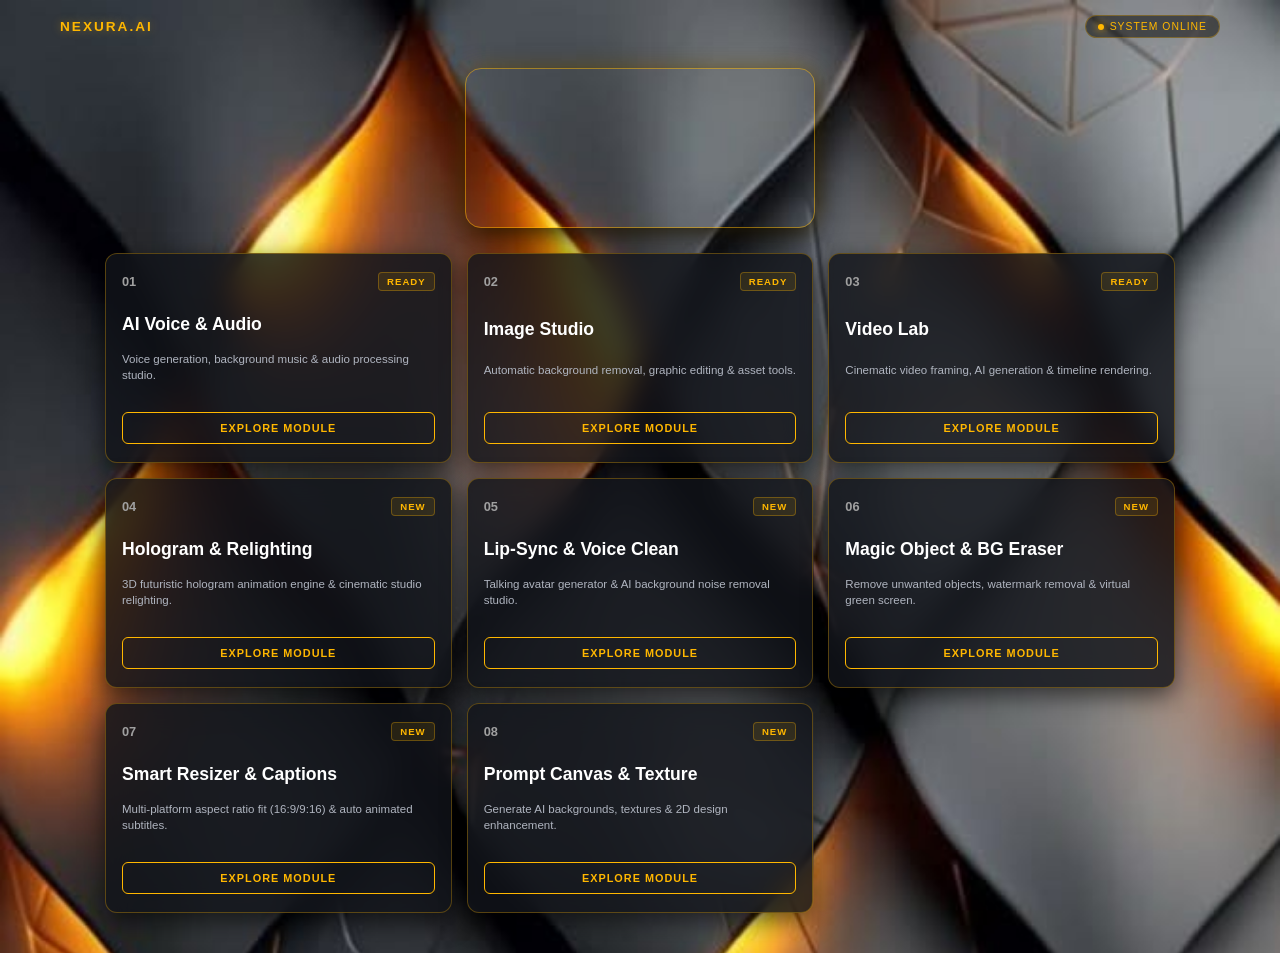
<file: index.html>
<!DOCTYPE html>
<html lang="en">
<head>
    <meta charset="UTF-8">
    <meta name="viewport" content="width=device-width, initial-scale=1.0">
    <title>Nexura.AI - Ecosystem Dashboard</title>
    <link rel="stylesheet" href="style.css">
</head>
<body>

    <header class="main-header">
        <div class="brand-badge">NEXURA.AI</div>
        <div class="system-status">
            <span class="pulse-dot"></span>
            SYSTEM ONLINE
        </div>
    </header>

    <main class="dashboard-container">
        
        <div class="logo-wrapper">
            <video class="center-logo-video" autoplay loop muted playsinline>
                <source src="logo-intro.mp4" type="video/mp4">
                Your browser does not support the video tag.
            </video>
        </div>

        <div class="card-grid">
            
            <!-- CORE MODULES (നിങ്ങളുടെ പഴയ കോഡുകൾ അതേപടി നിലനിർത്തിയത്) -->
            <div class="card">
                <div class="card-header">
                    <span class="card-num">01</span>
                    <div class="status-indicator">READY</div>
                </div>
                <h3 class="card-title">AI Voice & Audio</h3>
                <p class="card-desc">Voice generation, background music & audio processing studio.</p>
                <div class="card-footer">
                    <button class="launch-btn" onclick="navigateTo('voice.html')">EXPLORE MODULE</button>
                </div>
            </div>

            <div class="card">
                <div class="card-header">
                    <span class="card-num">02</span>
                    <div class="status-indicator">READY</div>
                </div>
                <h3 class="card-title">Image Studio</h3>
                <p class="card-desc">Automatic background removal, graphic editing & asset tools.</p>
                <div class="card-footer">
                    <button class="launch-btn" onclick="navigateTo('image.html')">EXPLORE MODULE</button>
                </div>
            </div>

            <div class="card">
                <div class="card-header">
                    <span class="card-num">03</span>
                    <div class="status-indicator">READY</div>
                </div>
                <h3 class="card-title">Video Lab</h3>
                <p class="card-desc">Cinematic video framing, AI generation & timeline rendering.</p>
                <div class="card-footer">
                    <button class="launch-btn" onclick="navigateTo('video.html')">EXPLORE MODULE</button>
                </div>
            </div>

            <!-- NEW DUAL-FUNCTION MODULES (പുതിയ 5 ഫീച്ചർ കാർഡുകൾ) -->
            <div class="card">
                <div class="card-header">
                    <span class="card-num">04</span>
                    <div class="status-indicator">NEW</div>
                </div>
                <h3 class="card-title">Hologram & Relighting</h3>
                <p class="card-desc">3D futuristic hologram animation engine & cinematic studio relighting.</p>
                <div class="card-footer">
                    <button class="launch-btn" onclick="navigateTo('hologram.html')">EXPLORE MODULE</button>
                </div>
            </div>

            <div class="card">
                <div class="card-header">
                    <span class="card-num">05</span>
                    <div class="status-indicator">NEW</div>
                </div>
                <h3 class="card-title">Lip-Sync & Voice Clean</h3>
                <p class="card-desc">Talking avatar generator & AI background noise removal studio.</p>
                <div class="card-footer">
                    <button class="launch-btn" onclick="navigateTo('lip-sync.html')">EXPLORE MODULE</button>
                </div>
            </div>

            <div class="card">
                <div class="card-header">
                    <span class="card-num">06</span>
                    <div class="status-indicator">NEW</div>
                </div>
                <h3 class="card-title">Magic Object & BG Eraser</h3>
                <p class="card-desc">Remove unwanted objects, watermark removal & virtual green screen.</p>
                <div class="card-footer">
                    <button class="launch-btn" onclick="navigateTo('object-eraser.html')">EXPLORE MODULE</button>
                </div>
            </div>

            <div class="card">
                <div class="card-header">
                    <span class="card-num">07</span>
                    <div class="status-indicator">NEW</div>
                </div>
                <h3 class="card-title">Smart Resizer & Captions</h3>
                <p class="card-desc">Multi-platform aspect ratio fit (16:9/9:16) & auto animated subtitles.</p>
                <div class="card-footer">
                    <button class="launch-btn" onclick="navigateTo('resizer-subtitles.html')">EXPLORE MODULE</button>
                </div>
            </div>

            <div class="card">
                <div class="card-header">
                    <span class="card-num">08</span>
                    <div class="status-indicator">NEW</div>
                </div>
                <h3 class="card-title">Prompt Canvas & Texture</h3>
                <p class="card-desc">Generate AI backgrounds, textures & 2D design enhancement.</p>
                <div class="card-footer">
                    <button class="launch-btn" onclick="navigateTo('ai-canvas.html')">EXPLORE MODULE</button>
                </div>
            </div>

        </div>
    </main>

    <script src="script.js"></script>
</body>
</html>
</file>
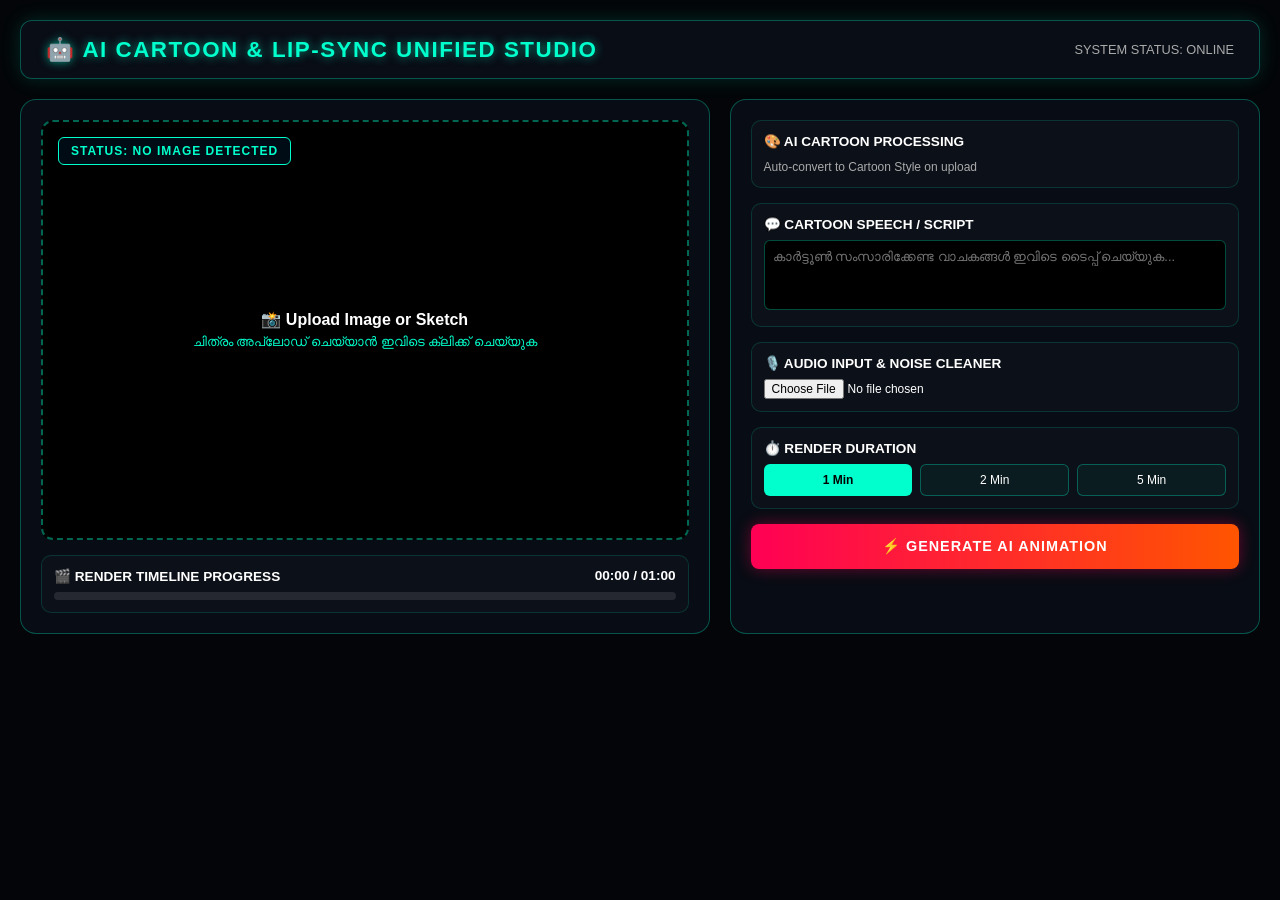
<file: lip-sync.html>
<!DOCTYPE html>
<html lang="ml">
<head>
    <meta charset="UTF-8">
    <meta name="viewport" content="width=device-width, initial-scale=1.0">
    <title>AI Cartoon & Lip-Sync Unified Studio</title>
    <style>
        * {
            box-sizing: border-box;
            margin: 0; padding: 0;
            font-family: 'Segoe UI', Roboto, sans-serif;
        }

        body {
            background-color: #030508;
            color: #00ffcc;
            padding: 20px;
            overflow-x: hidden;
        }

        .studio-container {
            max-width: 1300px;
            margin: 0 auto;
        }

        .header-bar {
            display: flex;
            justify-content: space-between;
            align-items: center;
            padding: 15px 25px;
            background: rgba(10, 15, 25, 0.9);
            border: 1px solid rgba(0, 255, 204, 0.3);
            border-radius: 12px;
            margin-bottom: 20px;
            box-shadow: 0 0 20px rgba(0, 255, 204, 0.15);
        }

        .studio-title {
            font-size: 1.4rem;
            font-weight: 800;
            letter-spacing: 1.5px;
            text-shadow: 0 0 10px rgba(0, 255, 204, 0.6);
        }

        .main-dashboard {
            display: grid;
            grid-template-columns: 1.3fr 1fr;
            gap: 20px;
        }

        /* Preview Stage / Laser Scanning Box */
        .stage-card {
            background: #080c14;
            border: 1.5px solid rgba(0, 255, 204, 0.3);
            border-radius: 16px;
            padding: 20px;
            display: flex;
            flex-direction: column;
            gap: 15px;
            position: relative;
        }

        .preview-screen {
            width: 100%;
            height: 420px;
            background: #000000;
            border: 2px dashed rgba(0, 255, 204, 0.4);
            border-radius: 12px;
            position: relative;
            overflow: hidden;
            display: flex;
            align-items: center;
            justify-content: center;
            cursor: pointer;
        }

        /* Laser Light Beam Animation */
        .laser-beam {
            position: absolute;
            top: 0; left: 0;
            width: 100%; height: 4px;
            background: #ff0055;
            box-shadow: 0 0 15px #ff0055, 0 0 25px #ff0055;
            display: none;
            z-index: 10;
        }

        @keyframes laserScan {
            0% { top: 0%; }
            50% { top: 98%; }
            100% { top: 0%; }
        }

        .scanning-active .laser-beam {
            display: block;
            animation: laserScan 2.5s infinite linear;
        }

        .avatar-img {
            max-width: 90%;
            max-height: 90%;
            object-fit: contain;
            border-radius: 8px;
            filter: contrast(1.1) brightness(1.05);
            transition: all 0.4s ease;
        }

        .status-badge {
            position: absolute;
            top: 15px; left: 15px;
            padding: 6px 12px;
            background: rgba(0, 15, 25, 0.85);
            border: 1px solid #00ffcc;
            color: #00ffcc;
            font-size: 0.75rem;
            font-weight: 700;
            border-radius: 6px;
            letter-spacing: 1px;
            z-index: 12;
        }

        .status-badge.error {
            border-color: #ff0055;
            color: #ff0055;
            box-shadow: 0 0 10px rgba(255, 0, 85, 0.4);
        }

        .status-badge.processing {
            border-color: #ffaa00;
            color: #ffaa00;
            animation: pulse 1s infinite alternate;
        }

        @keyframes pulse { from { opacity: 0.6; } to { opacity: 1; } }

        /* Timeline & Controls */
        .control-panel {
            background: #080c14;
            border: 1.5px solid rgba(0, 255, 204, 0.3);
            border-radius: 16px;
            padding: 20px;
            display: flex;
            flex-direction: column;
            gap: 15px;
        }

        .panel-block {
            background: rgba(255, 255, 255, 0.02);
            border: 1px solid rgba(0, 255, 204, 0.15);
            border-radius: 10px;
            padding: 12px;
        }

        .block-title {
            font-size: 0.85rem;
            font-weight: 700;
            color: #fff;
            margin-bottom: 8px;
            display: flex;
            justify-content: space-between;
        }

        textarea {
            width: 100%;
            height: 70px;
            background: #000;
            border: 1px solid rgba(0, 255, 204, 0.3);
            border-radius: 6px;
            color: #fff;
            padding: 8px;
            font-size: 0.8rem;
            resize: none;
        }

        .timer-options {
            display: grid;
            grid-template-columns: repeat(3, 1fr);
            gap: 8px;
        }

        .timer-btn {
            padding: 8px;
            background: rgba(0, 255, 204, 0.05);
            border: 1px solid rgba(0, 255, 204, 0.3);
            color: #fff;
            font-size: 0.75rem;
            border-radius: 6px;
            cursor: pointer;
            text-align: center;
        }

        .timer-btn.active {
            background: #00ffcc;
            color: #000;
            font-weight: 800;
        }

        .generate-btn {
            width: 100%;
            padding: 14px;
            background: linear-gradient(90deg, #ff0055, #ff5500);
            border: none;
            color: #fff;
            font-size: 0.9rem;
            font-weight: 800;
            border-radius: 8px;
            cursor: pointer;
            letter-spacing: 1px;
            box-shadow: 0 0 15px rgba(255, 0, 85, 0.4);
            transition: 0.3s;
        }

        .generate-btn:hover {
            box-shadow: 0 0 25px rgba(255, 0, 85, 0.8);
        }

        /* Timeline Progress */
        .progress-bar-bg {
            width: 100%;
            height: 8px;
            background: rgba(255, 255, 255, 0.1);
            border-radius: 4px;
            overflow: hidden;
            margin-top: 5px;
        }

        .progress-fill {
            width: 0%;
            height: 100%;
            background: #00ffcc;
            transition: width 0.1s linear;
        }
    </style>
</head>
<body>

<div class="studio-container">
    <div class="header-bar">
        <h2 class="studio-title">🤖 AI CARTOON & LIP-SYNC UNIFIED STUDIO</h2>
        <span style="font-size: 0.8rem; color: #aaa;">SYSTEM STATUS: ONLINE</span>
    </div>

    <div class="main-dashboard">
        
        <div class="stage-card">
            <div class="preview-screen" id="previewScreen" onclick="document.getElementById('imgUpload').click()">
                <div class="status-badge" id="statusBadge">STATUS: NO IMAGE DETECTED</div>
                <div class="laser-beam"></div>
                
                <div id="uploadPlaceholder" style="text-align: center; color: #888;">
                    <p style="font-size: 1rem; font-weight: bold; color: #fff;">📸 Upload Image or Sketch</p>
                    <p style="font-size: 0.8rem; color: #00ffcc; margin-top: 5px;">ചിത്രം അപ്‌ലോഡ് ചെയ്യാൻ ഇവിടെ ക്ലിക്ക് ചെയ്യുക</p>
                </div>

                <img id="avatarDisplay" class="avatar-img" style="display: none;">
            </div>

            <input type="file" id="imgUpload" accept="image/*" style="display: none;">

            <div class="panel-block">
                <div class="block-title">
                    <span>🎬 RENDER TIMELINE PROGRESS</span>
                    <span id="timeCounter">00:00 / 01:00</span>
                </div>
                <div class="progress-bar-bg">
                    <div class="progress-fill" id="progressFill"></div>
                </div>
            </div>
        </div>

        <div class="control-panel">
            
            <div class="panel-block">
                <div class="block-title"><span>🎨 AI CARTOON PROCESSING</span></div>
                <label style="font-size: 0.75rem; color: #aaa;">Auto-convert to Cartoon Style on upload</label>
            </div>

            <div class="panel-block">
                <div class="block-title"><span>💬 CARTOON SPEECH / SCRIPT</span></div>
                <textarea id="scriptInput" placeholder="കാർട്ടൂൺ സംസാരിക്കേണ്ട വാചകങ്ങൾ ഇവിടെ ടൈപ്പ് ചെയ്യുക..."></textarea>
            </div>

            <div class="panel-block">
                <div class="block-title"><span>🎙️ AUDIO INPUT & NOISE CLEANER</span></div>
                <input type="file" id="audioUpload" accept="audio/*" style="font-size: 0.75rem; color: #fff;">
            </div>

            <div class="panel-block">
                <div class="block-title"><span>⏱️ RENDER DURATION</span></div>
                <div class="timer-options">
                    <div class="timer-btn active" onclick="setTimer(60, this)">1 Min</div>
                    <div class="timer-btn" onclick="setTimer(120, this)">2 Min</div>
                    <div class="timer-btn" onclick="setTimer(300, this)">5 Min</div>
                </div>
            </div>

            <button class="generate-btn" onclick="startUnifiedProcess()">⚡ GENERATE AI ANIMATION</button>

        </div>

    </div>
</div>

<script>
    const imgUpload = document.getElementById('imgUpload');
    const previewScreen = document.getElementById('previewScreen');
    const avatarDisplay = document.getElementById('avatarDisplay');
    const uploadPlaceholder = document.getElementById('uploadPlaceholder');
    const statusBadge = document.getElementById('statusBadge');
    const progressFill = document.getElementById('progressFill');
    const timeCounter = document.getElementById('timeCounter');

    let selectedDuration = 60;

    function setTimer(sec, btn) {
        selectedDuration = sec;
        document.querySelectorAll('.timer-btn').forEach(b => b.classList.remove('active'));
        btn.classList.add('active');
        timeCounter.innerText = `00:00 / 0${sec/60}:00`;
    }

    // Handle Image Upload & Trigger Laser Scanner
    imgUpload.addEventListener('change', function(e) {
        const file = e.target.files[0];
        
        if (!file) {
            statusBadge.innerText = "STATUS: NO IMAGE DETECTED";
            statusBadge.className = "status-badge error";
            avatarDisplay.style.display = "none";
            uploadPlaceholder.style.display = "block";
            return;
        }

        // Show Processing State
        statusBadge.innerText = "STATUS: SCANNING & CARTOONIZING...";
        statusBadge.className = "status-badge processing";
        previewScreen.classList.add('scanning-active');

        const reader = new FileReader();
        reader.onload = function(event) {
            avatarDisplay.src = event.target.result;
            
            // Simulating AI Processing Time (2.5 seconds)
            setTimeout(() => {
                uploadPlaceholder.style.display = "none";
                avatarDisplay.style.display = "block";
                previewScreen.classList.remove('scanning-active');
                
                // Add Cartoon Style Effect dynamically
                avatarDisplay.style.filter = "contrast(1.35) saturate(1.6) brightness(1.05)";
                
                statusBadge.innerText = "STATUS: CARTOON READY FOR LIP-SYNC";
                statusBadge.className = "status-badge";
            }, 2500);
        };
        reader.readAsDataURL(file);
    });

    // Start Unified Generation Process
    function startUnifiedProcess() {
        if (!avatarDisplay.src || avatarDisplay.style.display === "none") {
            alert("ദയവായി ആദ്യം ഒരു ചിത്രം അപ്‌ലോഡ് ചെയ്യുക!");
            statusBadge.innerText = "ERROR: NO IMAGE FILE";
            statusBadge.className = "status-badge error";
            return;
        }

        statusBadge.innerText = "STATUS: GENERATING AI LIP-SYNC...";
        statusBadge.className = "status-badge processing";
        previewScreen.classList.add('scanning-active');

        let currentSec = 0;
        progressFill.style.width = "0%";

        const interval = setInterval(() => {
            currentSec += 1;
            const percentage = (currentSec / selectedDuration) * 100;
            progressFill.style.width = `${percentage}%`;

            let displayMin = Math.floor(currentSec / 60);
            let displaySec = currentSec % 60;
            timeCounter.innerText = `0${displayMin}:${displaySec < 10 ? '0' + displaySec : displaySec} / 0${selectedDuration/60}:00`;

            if (currentSec >= selectedDuration) {
                clearInterval(interval);
                previewScreen.classList.remove('scanning-active');
                statusBadge.innerText = "STATUS: ANIMATION COMPLETED!";
                statusBadge.className = "status-badge";
                alert("നിങ്ങളുടെ കാർട്ടൂൺ ആനിമേഷൻ റെഡിയായിട്ടുണ്ട്!");
            }
        }, 100);
    }
</script>

</body>
</html>
</file>
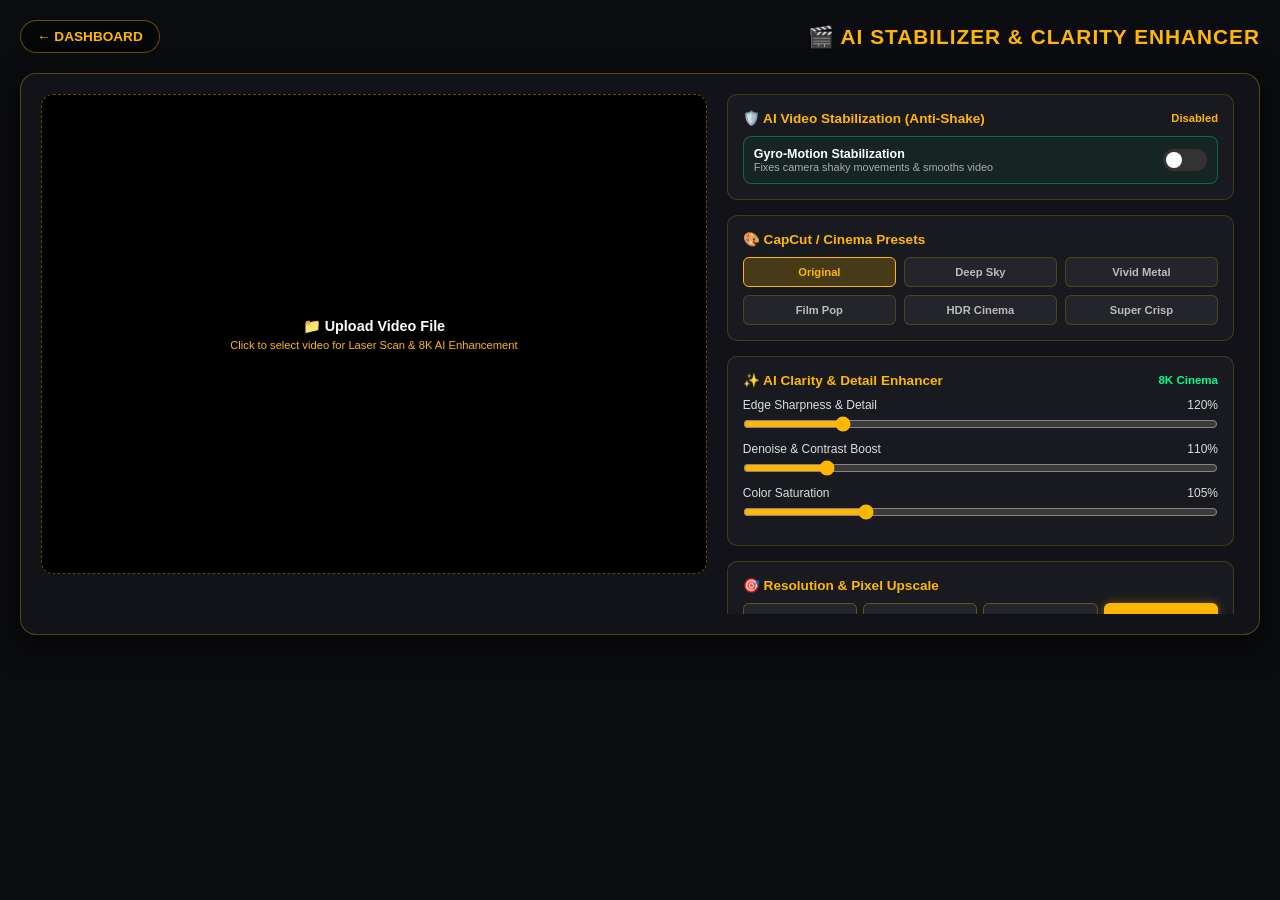
<file: video.html>
<!DOCTYPE html>
<html lang="ml">
<head>
    <meta charset="UTF-8">
    <meta name="viewport" content="width=device-width, initial-scale=1.0">
    <title>Advanced AI Video Stabilizer, Laser Scanner & Clarity Enhancer</title>
    <style>
        * {
            box-sizing: border-box;
            margin: 0;
            padding: 0;
            font-family: 'Segoe UI', Tahoma, Geneva, Verdana, sans-serif;
        }

        body {
            background-color: #0b0c10;
            color: #ffffff;
            padding: 20px;
        }

        .studio-container {
            max-width: 1250px;
            margin: 0 auto;
        }

        .header-bar {
            display: flex;
            justify-content: space-between;
            align-items: center;
            margin-bottom: 20px;
        }

        .back-btn {
            color: #ffb700;
            text-decoration: none;
            font-size: 0.85rem;
            font-weight: 700;
            padding: 8px 16px;
            border: 1px solid rgba(255, 183, 0, 0.4);
            border-radius: 20px;
            background: rgba(0,0,0,0.5);
        }

        .studio-title {
            color: #ffb700;
            font-size: 1.3rem;
            font-weight: 800;
            letter-spacing: 1px;
        }

        .editor-grid {
            display: grid;
            grid-template-columns: 1.3fr 1fr;
            gap: 20px;
            background: rgba(18, 20, 26, 0.9);
            border: 1px solid rgba(255, 183, 0, 0.3);
            border-radius: 16px;
            padding: 20px;
            box-shadow: 0 10px 30px rgba(0, 0, 0, 0.7);
        }

        /* Stage Area & AI Laser Scan Overlay */
        .stage-wrapper {
            width: 100%;
            height: 480px;
            background: #000;
            border: 1.5px dashed rgba(255, 183, 0, 0.4);
            border-radius: 12px;
            display: flex;
            justify-content: center;
            align-items: center;
            position: relative;
            overflow: hidden;
            cursor: pointer;
        }

        .bg-layer {
            position: absolute;
            top: 0; left: 0; width: 100%; height: 100%;
            background-size: cover;
            background-position: center;
            filter: blur(12px);
            opacity: 0.4;
            z-index: 1;
        }

        .media-container {
            position: relative;
            width: 100%;
            height: 100%;
            display: flex;
            justify-content: center;
            align-items: center;
            z-index: 2;
        }

        .media-element {
            max-width: 100%;
            max-height: 100%;
            object-fit: contain;
            transition: transform 0.3s cubic-bezier(0.25, 1, 0.5, 1), filter 0.2s ease;
        }

        /* Cyber Laser Scanner UI Overlay */
        .laser-scanner-overlay {
            display: none;
            position: absolute;
            top: 0; left: 0; width: 100%; height: 100%;
            z-index: 5;
            pointer-events: none;
        }

        .laser-beam {
            width: 100%;
            height: 3px;
            background: #00f3ff;
            box-shadow: 0 0 15px #00f3ff, 0 0 25px #00f3ff;
            position: absolute;
            top: 0;
            animation: laserScan 2s infinite ease-in-out;
        }

        .scan-grid-overlay {
            width: 100%; height: 100%;
            background: linear-gradient(rgba(0, 243, 255, 0.04) 1px, transparent 1px),
                        linear-gradient(90deg, rgba(0, 243, 255, 0.04) 1px, transparent 1px);
            background-size: 24px 24px;
        }

        @keyframes laserScan {
            0% { top: 0%; opacity: 0.9; }
            50% { top: 96%; opacity: 1; }
            100% { top: 0%; opacity: 0.9; }
        }

        /* Live AI Detection Badges Overlay */
        .ai-detection-overlay {
            position: absolute;
            bottom: 15px; left: 15px;
            z-index: 6;
            display: flex;
            flex-direction: column;
            gap: 6px;
        }

        .detect-badge {
            font-size: 0.65rem;
            font-weight: 700;
            color: #00f3ff;
            background: rgba(0, 10, 20, 0.85);
            border: 1px solid rgba(0, 243, 255, 0.4);
            padding: 4px 10px;
            border-radius: 4px;
            letter-spacing: 1px;
            backdrop-filter: blur(5px);
            opacity: 0;
            transition: opacity 0.4s ease;
        }

        .detect-badge.active { opacity: 1; }

        /* Controls Panel */
        .tools-panel {
            display: flex;
            flex-direction: column;
            gap: 15px;
            max-height: 520px;
            overflow-y: auto;
            padding-right: 5px;
        }

        .tools-panel::-webkit-scrollbar { width: 5px; }
        .tools-panel::-webkit-scrollbar-thumb { background: rgba(255, 183, 0, 0.4); border-radius: 4px; }

        .panel-section {
            background: rgba(255, 255, 255, 0.03);
            border: 1px solid rgba(255, 183, 0, 0.2);
            padding: 15px;
            border-radius: 10px;
        }

        .section-title {
            font-size: 0.85rem;
            color: #ffb700;
            margin-bottom: 10px;
            font-weight: 700;
            display: flex;
            justify-content: space-between;
            align-items: center;
        }

        .control-group {
            display: flex;
            flex-direction: column;
            gap: 4px;
            margin-bottom: 10px;
        }

        .control-label {
            display: flex;
            justify-content: space-between;
            font-size: 0.75rem;
            color: #ddd;
        }

        .slider {
            width: 100%;
            accent-color: #ffb700;
            cursor: pointer;
        }

        /* Preset Filters (CapCut / Cinema Styles) Grid */
        .filter-scroll-grid {
            display: grid;
            grid-template-columns: repeat(3, 1fr);
            gap: 8px;
        }

        .filter-btn {
            padding: 8px;
            background: rgba(255, 255, 255, 0.05);
            border: 1px solid rgba(255, 183, 0, 0.2);
            color: #bbb;
            font-size: 0.7rem;
            font-weight: 700;
            text-align: center;
            border-radius: 6px;
            cursor: pointer;
            transition: all 0.2s ease;
        }

        .filter-btn:hover, .filter-btn.active {
            background: rgba(255, 183, 0, 0.2);
            color: #ffb700;
            border-color: #ffb700;
        }

        /* Quality Buttons Grid */
        .option-grid {
            display: grid;
            grid-template-columns: repeat(4, 1fr);
            gap: 6px;
        }

        .opt-btn {
            padding: 8px 4px;
            background: rgba(255, 255, 255, 0.05);
            border: 1px solid rgba(255, 183, 0, 0.3);
            color: #ccc;
            text-align: center;
            border-radius: 6px;
            font-size: 0.72rem;
            font-weight: 700;
            cursor: pointer;
            transition: all 0.2s ease;
        }

        .opt-btn.active {
            background: #ffb700;
            color: #000;
            box-shadow: 0 0 10px rgba(255, 183, 0, 0.4);
        }

        /* Toggle Switch for Stabilization */
        .toggle-box {
            display: flex;
            justify-content: space-between;
            align-items: center;
            background: rgba(0, 255, 136, 0.05);
            border: 1px solid rgba(0, 255, 136, 0.3);
            padding: 10px;
            border-radius: 8px;
        }

        .toggle-switch {
            position: relative;
            display: inline-block;
            width: 44px;
            height: 22px;
        }

        .toggle-switch input { opacity: 0; width: 0; height: 0; }

        .slider-round {
            position: absolute;
            cursor: pointer;
            top: 0; left: 0; right: 0; bottom: 0;
            background-color: #333;
            transition: .4s;
            border-radius: 22px;
        }

        .slider-round:before {
            position: absolute;
            content: "";
            height: 16px; width: 16px;
            left: 3px; bottom: 3px;
            background-color: white;
            transition: .4s;
            border-radius: 50%;
        }

        input:checked + .slider-round { background-color: #00ff88; }
        input:checked + .slider-round:before { transform: translateX(22px); }

        .btn-stack {
            display: flex;
            flex-direction: column;
            gap: 10px;
        }

        .export-btn {
            width: 100%;
            padding: 13px;
            background: #ffb700;
            border: none;
            color: #000;
            font-size: 0.85rem;
            font-weight: 800;
            letter-spacing: 1px;
            border-radius: 8px;
            cursor: pointer;
            box-shadow: 0 0 15px rgba(255, 183, 0, 0.4);
            transition: all 0.3s ease;
        }

        .export-btn:hover { box-shadow: 0 0 25px rgba(255, 183, 0, 0.7); }

        .download-btn {
            background: transparent;
            border: 1px solid #00ff88;
            color: #00ff88;
            box-shadow: none;
            opacity: 0.5;
            cursor: not-allowed;
        }

        .download-btn.ready {
            opacity: 1;
            cursor: pointer;
            box-shadow: 0 0 15px rgba(0, 255, 136, 0.4);
        }

        .download-btn.ready:hover {
            background: #00ff88;
            color: #000;
        }

        @media (max-width: 900px) {
            .editor-grid { grid-template-columns: 1fr; }
            .stage-wrapper { height: 320px; }
            .option-grid { grid-template-columns: repeat(2, 1fr); }
        }
    </style>
</head>
<body>

    <div class="studio-container">
        <div class="header-bar">
            <a href="index.html" class="back-btn">← DASHBOARD</a>
            <h2 class="studio-title">🎬 AI STABILIZER & CLARITY ENHANCER</h2>
        </div>

        <div class="editor-grid">
            
            <!-- 1. Media Preview Stage with Laser Overlay -->
            <div class="stage-wrapper" id="dropArea" onclick="document.getElementById('mediaInput').click()">
                <div class="bg-layer" id="bgLayer"></div>

                <div class="media-container" id="mediaContainer">
                    <div id="placeholderText" style="text-align: center;">
                        <p style="font-size: 0.9rem; font-weight: 700;">📁 Upload Video File</p>
                        <p style="font-size: 0.7rem; color: #ffb700; margin-top: 4px;">Click to select video for Laser Scan & 8K AI Enhancement</p>
                    </div>
                </div>

                <!-- Laser Scanner Overlay Element -->
                <div class="laser-scanner-overlay" id="laserOverlay">
                    <div class="laser-beam"></div>
                    <div class="scan-grid-overlay"></div>
                </div>

                <!-- Live AI Detection Badges Overlay -->
                <div class="ai-detection-overlay">
                    <span id="skyBadge" class="detect-badge">SKY: DEEP BLUE ENHANCED</span>
                    <span id="bgBadge" class="detect-badge">ELEMENT: GREENERY / METAL SHARPNESS</span>
                    <span id="stabBadge" class="detect-badge">GYRO-LOCK: STABILIZED</span>
                </div>

                <input type="file" id="mediaInput" accept="video/*" style="display: none;">
            </div>

            <!-- Hidden Processing Canvas for High-Pixel Resolution Upscaling -->
            <canvas id="processingCanvas" style="display: none;"></canvas>

            <!-- 2. Controls Panel -->
            <div class="tools-panel">
                
                <!-- AI Video Stabilization Module -->
                <div class="panel-section">
                    <div class="section-title">
                        <span>🛡️ AI Video Stabilization (Anti-Shake)</span>
                        <span id="stabStatus" style="color: #ffb700; font-size: 0.7rem;">Disabled</span>
                    </div>

                    <div class="toggle-box">
                        <div>
                            <p style="font-size:0.78rem; font-weight:700; color:#fff;">Gyro-Motion Stabilization</p>
                            <p style="font-size:0.68rem; color:#aaa;">Fixes camera shaky movements & smooths video</p>
                        </div>
                        <label class="toggle-switch">
                            <input type="checkbox" id="stabToggle" onchange="toggleStabilization(this)">
                            <span class="slider-round"></span>
                        </label>
                    </div>
                </div>

                <!-- Preset Filters (CapCut / Film Styles) -->
                <div class="panel-section">
                    <div class="section-title">🎨 CapCut / Cinema Presets</div>
                    <div class="filter-scroll-grid">
                        <div class="filter-btn active" onclick="applyPreset('none', this)">Original</div>
                        <div class="filter-btn" onclick="applyPreset('skyEnhance', this)">Deep Sky</div>
                        <div class="filter-btn" onclick="applyPreset('vividMetal', this)">Vivid Metal</div>
                        <div class="filter-btn" onclick="applyPreset('filmPop', this)">Film Pop</div>
                        <div class="filter-btn" onclick="applyPreset('hdrCinema', this)">HDR Cinema</div>
                        <div class="filter-btn" onclick="applyPreset('crispSharp', this)">Super Crisp</div>
                    </div>
                </div>

                <!-- AI Clarity & Edge Sharpen Engine -->
                <div class="panel-section">
                    <div class="section-title">
                        <span>✨ AI Clarity & Detail Enhancer</span>
                        <span id="qualityTag" style="color: #00ff88; font-size: 0.72rem;">8K Cinema</span>
                    </div>

                    <div class="control-group">
                        <div class="control-label"><span>Edge Sharpness & Detail</span><span id="v-sharp">120%</span></div>
                        <input type="range" class="slider" id="sSharp" min="100" max="200" value="120" oninput="applyFilters()">
                    </div>

                    <div class="control-group">
                        <div class="control-label"><span>Denoise & Contrast Boost</span><span id="v-contrast">110%</span></div>
                        <input type="range" class="slider" id="sContrast" min="100" max="160" value="110" oninput="applyFilters()">
                    </div>

                    <div class="control-group">
                        <div class="control-label"><span>Color Saturation</span><span id="v-sat">105%</span></div>
                        <input type="range" class="slider" id="sSat" min="80" max="180" value="105" oninput="applyFilters()">
                    </div>
                </div>

                <!-- Export Resolution Preset -->
                <div class="panel-section">
                    <div class="section-title">🎯 Resolution & Pixel Upscale</div>
                    <div class="option-grid">
                        <div class="opt-btn" onclick="setQuality('1080p HD', 1920, 1080, this)">1080p HD</div>
                        <div class="opt-btn" onclick="setQuality('2K Quad HD', 2560, 1440, this)">2K QHD</div>
                        <div class="opt-btn" onclick="setQuality('4K Ultra HD', 3840, 2160, this)">4K Ultra</div>
                        <div class="opt-btn active" onclick="setQuality('8K Cinema', 7680, 4320, this)">8K Cinema</div>
                    </div>
                </div>

                <!-- Export & Download Action Buttons -->
                <div class="btn-stack">
                    <button class="export-btn" id="exportBtn" onclick="processLaserAIAndEnhance()">⚡ START LASER SCAN & ENHANCE</button>
                    <button class="export-btn download-btn" id="downloadBtn" disabled onclick="downloadProcessedVideo()">💾 DOWNLOAD ENHANCED VIDEO</button>
                </div>

            </div>

        </div>
    </div>

    <script>
        const mediaInput = document.getElementById('mediaInput');
        const mediaContainer = document.getElementById('mediaContainer');
        const bgLayer = document.getElementById('bgLayer');
        const placeholderText = document.getElementById('placeholderText');
        const laserOverlay = document.getElementById('laserOverlay');
        const downloadBtn = document.getElementById('downloadBtn');
        
        let currentVideo = null;
        let selectedQuality = '8K Cinema';
        let targetRes = { width: 7680, height: 4320 };
        let activeFilterPreset = 'none';

        mediaInput.addEventListener('change', (e) => {
            const file = e.target.files[0];
            if (!file) return;

            const url = URL.createObjectURL(file);
            placeholderText.style.display = 'none';

            if(currentVideo) currentVideo.remove();

            currentVideo = document.createElement('video');
            currentVideo.src = url;
            currentVideo.controls = true;
            currentVideo.autoplay = true;
            currentVideo.loop = true;
            currentVideo.className = 'media-element';

            mediaContainer.appendChild(currentVideo);
            bgLayer.style.backgroundImage = `url(${url})`;

            applyFilters();
        });

        // Toggle Video Stabilization
        function toggleStabilization(checkbox) {
            const status = document.getElementById('stabStatus');
            const stabBadge = document.getElementById('stabBadge');
            if (!currentVideo) return;

            if (checkbox.checked) {
                status.innerText = 'Active (Gyro-Motion)';
                status.style.color = '#00ff88';
                currentVideo.style.transform = 'scale(1.05)';
                stabBadge.classList.add('active');
            } else {
                status.innerText = 'Disabled';
                status.style.color = '#ffb700';
                currentVideo.style.transform = 'scale(1)';
                stabBadge.classList.remove('active');
            }
        }

        // Apply Preset CapCut / Cinema Filters
        function applyPreset(preset, btn) {
            activeFilterPreset = preset;
            document.querySelectorAll('.filter-btn').forEach(b => b.classList.remove('active'));
            btn.classList.add('active');

            const sSharp = document.getElementById('sSharp');
            const sContrast = document.getElementById('sContrast');
            const sSat = document.getElementById('sSat');

            if (preset === 'skyEnhance') {
                sSharp.value = 135; sContrast.value = 120; sSat.value = 140;
            } else if (preset === 'vividMetal') {
                sSharp.value = 160; sContrast.value = 135; sSat.value = 115;
            } else if (preset === 'filmPop') {
                sSharp.value = 125; sContrast.value = 125; sSat.value = 150;
            } else if (preset === 'hdrCinema') {
                sSharp.value = 150; sContrast.value = 140; sSat.value = 125;
            } else if (preset === 'crispSharp') {
                sSharp.value = 180; sContrast.value = 115; sSat.value = 105;
            } else {
                sSharp.value = 120; sContrast.value = 110; sSat.value = 105;
            }

            applyFilters();
        }

        // Apply High-Precision CSS Filters
        function applyFilters() {
            if (!currentVideo) return;

            const sharp = document.getElementById('sSharp').value;
            const contrast = document.getElementById('sContrast').value;
            const sat = document.getElementById('sSat').value;

            document.getElementById('v-sharp').innerText = sharp + '%';
            document.getElementById('v-contrast').innerText = contrast + '%';
            document.getElementById('v-sat').innerText = sat + '%';

            let extraHue = activeFilterPreset === 'skyEnhance' ? 'hue-rotate(-5deg)' : '';

            currentVideo.style.filter = `contrast(${contrast}%) saturate(${sat}%) drop-shadow(0px 0px 1px rgba(255,255,255,0.8)) ${extraHue}`;
        }

        function setQuality(q, w, h, btn) {
            selectedQuality = q;
            targetRes = { width: w, height: h };
            document.querySelectorAll('.opt-btn').forEach(b => b.classList.remove('active'));
            btn.classList.add('active');
            document.getElementById('qualityTag').innerText = q;
        }

        // Laser Scan & Auto-Segmentation Simulation
        function processLaserAIAndEnhance() {
            if (!currentVideo) {
                alert('ദയവായി ആദ്യം ഒരു വീഡിയോ ഫയൽ അപ്‌ലോഡ് ചെയ്യുക!');
                return;
            }

            laserOverlay.style.display = 'block';
            
            setTimeout(() => {
                document.getElementById('skyBadge').classList.add('active');
            }, 1000);

            setTimeout(() => {
                document.getElementById('bgBadge').classList.add('active');
            }, 2000);

            setTimeout(() => {
                laserOverlay.style.display = 'none';
                alert(`AI Laser Scanner Processing Complete!\nTarget Output: ${selectedQuality} (${targetRes.width}x${targetRes.height}px)`);
                
                // Enable Download
                downloadBtn.classList.add('ready');
                downloadBtn.removeAttribute('disabled');
            }, 3500);
        }

        // Render Frame Canvas & Download File
        function downloadProcessedVideo() {
            if (!currentVideo) return;

            const canvas = document.getElementById('processingCanvas');
            const ctx = canvas.getContext('2d');

            canvas.width = targetRes.width;
            canvas.height = targetRes.height;

            // Render current high-res frame with sharp filtering applied
            ctx.filter = currentVideo.style.filter;
            ctx.drawImage(currentVideo, 0, 0, canvas.width, canvas.height);

            const videoSrc = currentVideo.src;
            const a = document.createElement('a');
            a.href = videoSrc;
            a.download = `Nexura_AI_${selectedQuality.replace(/\s+/g, '_')}_Enhanced.mp4`;
            document.body.appendChild(a);
            a.click();
            document.body.removeChild(a);
        }
    </script>
</body>
</html>
</file>
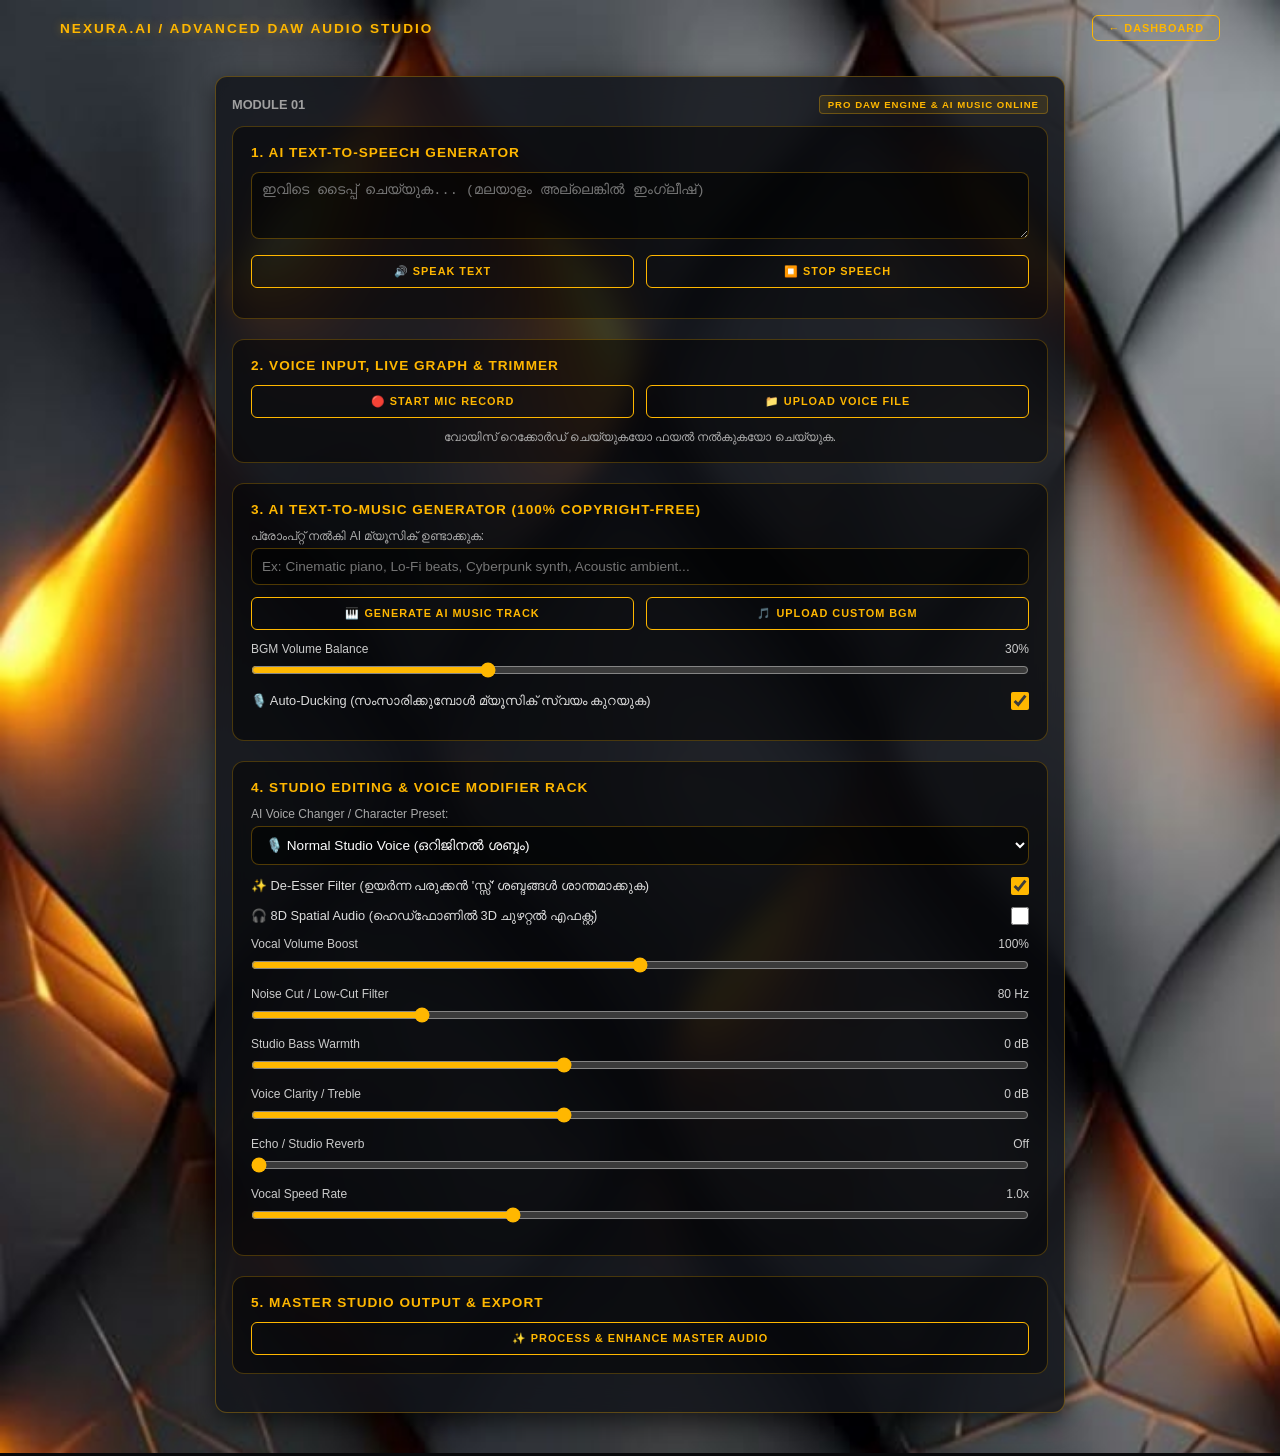
<file: voice.html>
<!DOCTYPE html>
<html lang="en">
<head>
    <meta charset="UTF-8">
    <meta name="viewport" content="width=device-width, initial-scale=1.0">
    <title>Voice & AI Music Studio Pro - Nexura.AI</title>
    <link rel="stylesheet" href="style.css">
    <style>
        .studio-box {
            width: 100%;
            max-width: 850px;
            margin-top: 20px;
        }
        .control-group {
            background: rgba(0, 0, 0, 0.45);
            border: 1px solid rgba(255, 183, 0, 0.25);
            border-radius: 12px;
            padding: 18px;
            margin-bottom: 20px;
        }
        .control-title {
            color: #ffb700;
            font-size: 0.85rem;
            font-weight: bold;
            letter-spacing: 1px;
            margin-bottom: 12px;
            display: flex;
            justify-content: space-between;
            align-items: center;
        }
        .slider-row {
            display: flex;
            flex-direction: column;
            gap: 6px;
            margin-bottom: 14px;
        }
        .slider-label {
            display: flex;
            justify-content: space-between;
            font-size: 0.75rem;
            color: #ccc;
        }
        input[type="range"] {
            width: 100%;
            accent-color: #ffb700;
            cursor: pointer;
        }
        select, textarea, input[type="text"] {
            width: 100%;
            background: rgba(0, 0, 0, 0.5);
            border: 1px solid rgba(255, 183, 0, 0.3);
            border-radius: 8px;
            color: #fff;
            padding: 10px;
            font-size: 0.85rem;
            outline: none;
            margin-bottom: 12px;
        }
        .btn-grid {
            display: grid;
            grid-template-columns: 1fr 1fr;
            gap: 12px;
            margin-bottom: 12px;
        }
        canvas {
            width: 100%;
            height: 60px;
            background: rgba(0, 0, 0, 0.6);
            border-radius: 8px;
            border: 1px solid rgba(255, 183, 0, 0.3);
            margin-top: 10px;
            display: none;
        }
        audio {
            width: 100%;
            margin-top: 15px;
            border-radius: 8px;
        }
        .toggle-box {
            display: flex;
            align-items: center;
            justify-content: space-between;
            font-size: 0.8rem;
            color: #ddd;
            margin-bottom: 12px;
        }
        .toggle-box input[type="checkbox"] {
            width: 18px;
            height: 18px;
            accent-color: #ffb700;
            cursor: pointer;
        }
    </style>
</head>
<body>

    <!-- Header -->
    <header class="main-header">
        <div class="brand-badge">NEXURA.AI / ADVANCED DAW AUDIO STUDIO</div>
        <button class="launch-btn" style="width: auto; padding: 6px 15px;" onclick="window.location.href='index.html'">← DASHBOARD</button>
    </header>

    <!-- Main Studio Layout -->
    <main class="dashboard-container">
        
        <div class="card studio-box">
            <div class="card-header">
                <span class="card-num">MODULE 01</span>
                <div class="status-indicator">PRO DAW ENGINE & AI MUSIC ONLINE</div>
            </div>

            <!-- SECTION 1: AI Text To Speech -->
            <div class="control-group">
                <div class="control-title">1. AI TEXT-TO-SPEECH GENERATOR</div>
                <textarea id="tts-input" rows="3" placeholder="ഇവിടെ ടൈപ്പ് ചെയ്യുക... (മലയാളം അല്ലെങ്കിൽ ഇംഗ്ലീഷ്)"></textarea>
                <div class="btn-grid">
                    <button class="launch-btn" id="tts-play-btn">🔊 SPEAK TEXT</button>
                    <button class="launch-btn" id="tts-stop-btn">⏹️ STOP SPEECH</button>
                </div>
            </div>

            <!-- SECTION 2: Audio Recording & Audio Trimmer -->
            <div class="control-group">
                <div class="control-title">2. VOICE INPUT, LIVE GRAPH & TRIMMER</div>
                <div class="btn-grid">
                    <button class="launch-btn" id="record-btn">🔴 START MIC RECORD</button>
                    <label class="launch-btn" style="text-align:center; display:block; cursor:pointer;">
                        📁 UPLOAD VOICE FILE
                        <input type="file" id="audio-file" accept="audio/*" style="display:none;">
                    </label>
                </div>

                <!-- Live Audio Waveform Graph -->
                <canvas id="visualizer"></canvas>

                <p id="input-status" style="font-size: 0.75rem; color: #aaa; text-align: center; margin-top: 10px;">വോയിസ് റെക്കോർഡ് ചെയ്യുകയോ ഫയൽ നൽകുകയോ ചെയ്യുക.</p>
                
                <!-- Audio Trimmer Controls -->
                <div id="trimmer-section" style="display:none; margin-top: 15px; border-top: 1px dashed rgba(255,183,0,0.3); padding-top:10px;">
                    <div class="slider-row">
                        <div class="slider-label">
                            <span>Audio Start Cut (തുടക്കം വെട്ടാൻ)</span>
                            <span id="trim-start-val">0%</span>
                        </div>
                        <input type="range" id="trim-start" min="0" max="50" value="0">
                    </div>
                    <div class="slider-row">
                        <div class="slider-label">
                            <span>Audio End Cut (ഒടുക്കം വെട്ടാൻ)</span>
                            <span id="trim-end-val">100%</span>
                        </div>
                        <input type="range" id="trim-end" min="50" max="100" value="100">
                    </div>
                </div>

                <!-- Delete Button -->
                <button class="launch-btn" id="delete-btn" style="border-color: #ff4444; color: #ff6666; margin-top: 10px; display: none;">🗑️ CLEAR / DELETE VOICE</button>
            </div>

            <!-- SECTION 3: Text-To-Music AI Generator -->
            <div class="control-group">
                <div class="control-title">3. AI TEXT-TO-MUSIC GENERATOR (100% COPYRIGHT-FREE)</div>
                <label style="font-size:0.75rem; color:#aaa; display:block; margin-bottom:5px;">പ്രോംപ്റ്റ് നൽകി AI മ്യൂസിക് ഉണ്ടാക്കുക:</label>
                <input type="text" id="music-prompt" placeholder="Ex: Cinematic piano, Lo-Fi beats, Cyberpunk synth, Acoustic ambient...">
                
                <div class="btn-grid">
                    <button class="launch-btn" id="generate-music-btn">🎹 GENERATE AI MUSIC TRACK</button>
                    <label class="launch-btn" style="text-align:center; display:block; cursor:pointer;">
                        🎵 UPLOAD CUSTOM BGM
                        <input type="file" id="bgm-file" accept="audio/*" style="display:none;">
                    </label>
                </div>

                <div class="slider-row">
                    <div class="slider-label">
                        <span>BGM Volume Balance</span>
                        <span id="bgm-vol-val">30%</span>
                    </div>
                    <input type="range" id="bgm-volume" min="0" max="100" value="30">
                </div>

                <div class="toggle-box">
                    <span>🎙️ Auto-Ducking (സംസാരിക്കുമ്പോൾ മ്യൂസിക് സ്വയം കുറയുക)</span>
                    <input type="checkbox" id="auto-ducking" checked>
                </div>

                <p id="music-status" style="font-size: 0.75rem; color: #ffb700; text-align: center;"></p>
            </div>

            <!-- SECTION 4: Advanced Studio DAW FX Rack -->
            <div class="control-group">
                <div class="control-title">4. STUDIO EDITING & VOICE MODIFIER RACK</div>

                <!-- AI Voice Changer Preset -->
                <label style="font-size:0.75rem; color:#aaa; display:block; margin-bottom:5px;">AI Voice Changer / Character Preset:</label>
                <select id="voice-preset">
                    <option value="normal">🎙️ Normal Studio Voice (ഒറിജിനൽ ശബ്ദം)</option>
                    <option value="deep">🧔 Deep Male / Movie Trailer Voice</option>
                    <option value="child">👶 Female / Child Tone Shifter</option>
                    <option value="robot">🤖 Cyberpunk Robot Filter</option>
                </select>

                <!-- De-Esser & 8D Audio Toggles -->
                <div class="toggle-box">
                    <span>✨ De-Esser Filter (ഉയർന്ന പരുക്കൻ 'സ്സ്' ശബ്ദങ്ങൾ ശാന്തമാക്കുക)</span>
                    <input type="checkbox" id="deesser-toggle" checked>
                </div>

                <div class="toggle-box">
                    <span>🎧 8D Spatial Audio (ഹെഡ്ഫോണിൽ 3D ചുഴറ്റൽ എഫക്റ്റ്)</span>
                    <input type="checkbox" id="spatial-toggle">
                </div>

                <!-- Master Volume -->
                <div class="slider-row">
                    <div class="slider-label">
                        <span>Vocal Volume Boost</span>
                        <span id="vol-val">100%</span>
                    </div>
                    <input type="range" id="vocal-volume" min="0" max="200" value="100">
                </div>
                
                <!-- Noise Cut -->
                <div class="slider-row">
                    <div class="slider-label">
                        <span>Noise Cut / Low-Cut Filter</span>
                        <span id="noise-val">80 Hz</span>
                    </div>
                    <input type="range" id="noise-cut" min="20" max="300" value="80">
                </div>

                <!-- Bass Boost -->
                <div class="slider-row">
                    <div class="slider-label">
                        <span>Studio Bass Warmth</span>
                        <span id="bass-val">0 dB</span>
                    </div>
                    <input type="range" id="bass" min="-10" max="15" value="0">
                </div>

                <!-- Treble Clarity -->
                <div class="slider-row">
                    <div class="slider-label">
                        <span>Voice Clarity / Treble</span>
                        <span id="treble-val">0 dB</span>
                    </div>
                    <input type="range" id="treble" min="-10" max="15" value="0">
                </div>

                <!-- Echo / Delay Effect -->
                <div class="slider-row">
                    <div class="slider-label">
                        <span>Echo / Studio Reverb</span>
                        <span id="echo-val">Off</span>
                    </div>
                    <input type="range" id="echo-effect" min="0" max="60" value="0">
                </div>

                <!-- Speed Rate -->
                <div class="slider-row">
                    <div class="slider-label">
                        <span>Vocal Speed Rate</span>
                        <span id="speed-val">1.0x</span>
                    </div>
                    <input type="range" id="speed-rate" min="5" max="20" value="10">
                </div>
            </div>

            <!-- SECTION 5: Master Output & Download -->
            <div class="control-group">
                <div class="control-title">5. MASTER STUDIO OUTPUT & EXPORT</div>
                <button class="launch-btn" id="process-btn">✨ PROCESS & ENHANCE MASTER AUDIO</button>
                
                <audio id="audio-player" controls style="display:none;"></audio>
                
                <button class="launch-btn" id="download-btn" style="display:none; border-color:#00ff88; color:#00ff88; margin-top:15px;">
                    📥 DOWNLOAD MASTER AUDIO (MP3/WAV)
                </button>
            </div>

        </div>

    </main>

    <script>
        // 1. Text To Speech
        const ttsInput = document.getElementById('tts-input');
        document.getElementById('tts-play-btn').addEventListener('click', () => {
            const text = ttsInput.value.trim();
            if (text !== '') {
                window.speechSynthesis.cancel();
                const utterance = new SpeechSynthesisUtterance(text);
                utterance.lang = 'ml-IN';
                window.speechSynthesis.speak(utterance);
            } else { alert('ടെക്സ്റ്റ് ബോക്സിൽ വിവരങ്ങൾ നൽകുക!'); }
        });
        document.getElementById('tts-stop-btn').addEventListener('click', () => window.speechSynthesis.cancel());

        // Variables Setup
        let mediaRecorder;
        let audioChunks = [];
        let vocalBlob = null;
        let bgmBufferGenerated = null;
        let audioContext;
        let visualizerAnim;
        let processedStreamDestination;
        let masterRecorder;
        let masterChunks = [];
        let masterExportUrl = null;

        const recordBtn = document.getElementById('record-btn');
        const audioFileInput = document.getElementById('audio-file');
        const bgmFileInput = document.getElementById('bgm-file');
        const inputStatus = document.getElementById('input-status');
        const musicStatus = document.getElementById('music-status');
        const processBtn = document.getElementById('process-btn');
        const audioPlayer = document.getElementById('audio-player');
        const deleteBtn = document.getElementById('delete-btn');
        const downloadBtn = document.getElementById('download-btn');
        const visualizer = document.getElementById('visualizer');
        const trimmerSection = document.getElementById('trimmer-section');

        // Feedback Sliders
        document.getElementById('vocal-volume').oninput = (e) => document.getElementById('vol-val').innerText = e.target.value + '%';
        document.getElementById('noise-cut').oninput = (e) => document.getElementById('noise-val').innerText = e.target.value + ' Hz';
        document.getElementById('bass').oninput = (e) => document.getElementById('bass-val').innerText = e.target.value + ' dB';
        document.getElementById('treble').oninput = (e) => document.getElementById('treble-val').innerText = e.target.value + ' dB';
        document.getElementById('echo-effect').oninput = (e) => document.getElementById('echo-val').innerText = e.target.value > 0 ? (e.target.value / 100) + 's' : 'Off';
        document.getElementById('speed-rate').oninput = (e) => document.getElementById('speed-val').innerText = (e.target.value / 10).toFixed(1) + 'x';
        document.getElementById('bgm-volume').oninput = (e) => document.getElementById('bgm-vol-val').innerText = e.target.value + '%';
        document.getElementById('trim-start').oninput = (e) => document.getElementById('trim-start-val').innerText = e.target.value + '%';
        document.getElementById('trim-end').oninput = (e) => document.getElementById('trim-end-val').innerText = e.target.value + '%';

        // Realtime Visualizer
        function startVisualizer(stream) {
            visualizer.style.display = "block";
            const liveCtx = new (window.AudioContext || window.webkitAudioContext)();
            const source = liveCtx.createMediaStreamSource(stream);
            const analyser = liveCtx.createAnalyser();
            analyser.fftSize = 32;
            source.connect(analyser);

            const canvasCtx = visualizer.getContext('2d');
            const bufferLength = analyser.frequencyBinCount;
            const dataArray = new Uint8Array(bufferLength);

            function draw() {
                visualizerAnim = requestAnimationFrame(draw);
                analyser.getByteFrequencyData(dataArray);
                canvasCtx.clearRect(0, 0, visualizer.width, visualizer.height);
                const barWidth = (visualizer.width / bufferLength) * 1.5;
                let x = 0;
                for (let i = 0; i < bufferLength; i++) {
                    const barHeight = (dataArray[i] / 255) * visualizer.height;
                    canvasCtx.fillStyle = '#ffb700';
                    canvasCtx.fillRect(x, visualizer.height - barHeight, barWidth - 2, barHeight);
                    x += barWidth + 2;
                }
            }
            draw();
        }

        // Recording Logic
        recordBtn.addEventListener('click', async () => {
            if (!mediaRecorder || mediaRecorder.state === "inactive") {
                try {
                    const stream = await navigator.mediaDevices.getUserMedia({ audio: true });
                    mediaRecorder = new MediaRecorder(stream);
                    audioChunks = [];
                    startVisualizer(stream);

                    mediaRecorder.ondataavailable = event => audioChunks.push(event.data);
                    mediaRecorder.onstop = () => {
                        cancelAnimationFrame(visualizerAnim);
                        visualizer.style.display = "none";
                        vocalBlob = new Blob(audioChunks, { type: 'audio/wav' });
                        inputStatus.innerText = "തൽസമയ വോയിസ് റെക്കോർഡിംഗ് സിദ്ധമായി!";
                        deleteBtn.style.display = "block";
                        trimmerSection.style.display = "block";
                    };

                    mediaRecorder.start();
                    recordBtn.innerText = "⏹️ STOP RECORDING";
                    recordBtn.style.borderColor = "#ff4444";
                    inputStatus.innerText = "റെക്കോർഡിംഗ് നടക്കുന്നു...";
                } catch (err) { alert("മൈക്രോഫോൺ അനുമതി ലഭ്യമായില്ല!"); }
            } else {
                mediaRecorder.stop();
                recordBtn.innerText = "🔴 START MIC RECORD";
                recordBtn.style.borderColor = "#ffb700";
            }
        });

        // Vocal File Upload
        audioFileInput.addEventListener('change', (e) => {
            const file = e.target.files[0];
            if (file) {
                vocalBlob = file;
                inputStatus.innerText = `ഫയൽ ചേർത്തു: ${file.name}`;
                deleteBtn.style.display = "block";
                trimmerSection.style.display = "block";
            }
        });

        // Delete Voice Logic
        deleteBtn.addEventListener('click', () => {
            vocalBlob = null;
            audioPlayer.src = "";
            audioPlayer.style.display = "none";
            deleteBtn.style.display = "none";
            trimmerSection.style.display = "none";
            downloadBtn.style.display = "none";
            inputStatus.innerText = "വോയിസ് ഫയൽ നീക്കം ചെയ്തു.";
        });

        // AI Text-To-Music Generator
        document.getElementById('generate-music-btn').addEventListener('click', () => {
            const prompt = document.getElementById('music-prompt').value.toLowerCase().trim() || "cinematic";
            musicStatus.innerText = "AI മ്യൂസിക് നിർമ്മിക്കുന്നു...";
            audioContext = new (window.AudioContext || window.webkitAudioContext)();
            const duration = 20;
            const sampleRate = audioContext.sampleRate;
            const buffer = audioContext.createBuffer(2, sampleRate * duration, sampleRate);

            let baseFreq = 110;
            if (prompt.includes('lo-fi') || prompt.includes('chill')) baseFreq = 130.81;
            if (prompt.includes('cyber') || prompt.includes('synth')) baseFreq = 82.41;
            if (prompt.includes('piano') || prompt.includes('acoustic')) baseFreq = 146.83;

            for (let ch = 0; ch < 2; ch++) {
                const data = buffer.getChannelData(ch);
                for (let i = 0; i < buffer.length; i++) {
                    const t = i / sampleRate;
                    const chord = (Math.sin(2 * Math.PI * baseFreq * t) + 
                                  Math.sin(2 * Math.PI * (baseFreq * 1.25) * t) + 
                                  Math.sin(2 * Math.PI * (baseFreq * 1.5) * t)) * 0.1;
                    const beat = (t % 0.5 < 0.05) ? Math.sin(2 * Math.PI * 60 * t) * 0.2 : 0;
                    data[i] = (chord + beat) * Math.exp(- (t % 2) * 0.4);
                }
            }
            bgmBufferGenerated = buffer;
            musicStatus.innerText = `✨ AI മ്യൂസിക് തയ്യാറാണ്! Style: "${prompt}"`;
        });

        // Custom BGM File Upload
        bgmFileInput.addEventListener('change', async (e) => {
            const file = e.target.files[0];
            if (file) {
                audioContext = new (window.AudioContext || window.webkitAudioContext)();
                bgmBufferGenerated = await audioContext.decodeAudioData(await file.arrayBuffer());
                musicStatus.innerText = `BGM ഫയൽ ചേർത്തു: ${file.name}`;
            }
        });

        // MAIN MASTER PROCESSING ENGINE
        processBtn.addEventListener('click', async () => {
            if (!vocalBlob) {
                alert("ദയവായി ആദ്യം ഒരു വോയിസ് റെക്കോർഡ് ചെയ്യുകയോ ഫയൽ അപ്‌ലോഡ് ചെയ്യുകയോ ചെയ്യുക!");
                return;
            }

            inputStatus.innerText = "സ്റ്റുഡിയോ എഞ്ചിൻ മാസ്റ്ററിംഗ് ചെയ്യുന്നു...";
            audioContext = new (window.AudioContext || window.webkitAudioContext)();
            processedStreamDestination = audioContext.createMediaStreamDestination();

            // Decode Vocal
            const rawVocalBuffer = await audioContext.decodeAudioData(await vocalBlob.arrayBuffer());
            
            // Audio Trimming Calculations
            const trimStartRatio = parseFloat(document.getElementById('trim-start').value) / 100;
            const trimEndRatio = parseFloat(document.getElementById('trim-end').value) / 100;
            const startTime = rawVocalBuffer.duration * trimStartRatio;
            const duration = (rawVocalBuffer.duration * trimEndRatio) - startTime;

            const vocalSource = audioContext.createBufferSource();
            vocalSource.buffer = rawVocalBuffer;

            // Pitch Shifter / Voice Changer Preset
            const preset = document.getElementById('voice-preset').value;
            if (preset === 'deep') vocalSource.detune.value = -600; // Deep male
            else if (preset === 'child') vocalSource.detune.value = 600; // Child tone
            else if (preset === 'robot') vocalSource.detune.value = -200;

            // Speed Rate
            vocalSource.playbackRate.value = parseFloat(document.getElementById('speed-rate').value) / 10;

            // Vocal Gain
            const vocalGain = audioContext.createGain();
            vocalGain.gain.value = parseFloat(document.getElementById('vocal-volume').value) / 100;

            // HighPass Noise Filter
            const noiseFilter = audioContext.createBiquadFilter();
            noiseFilter.type = "highpass";
            noiseFilter.frequency.value = parseFloat(document.getElementById('noise-cut').value);

            // De-Esser Filter (Damp Harsh S sounds around 6kHz)
            const deEsserNode = audioContext.createBiquadFilter();
            deEsserNode.type = "peaking";
            deEsserNode.frequency.value = 6000;
            deEsserNode.gain.value = document.getElementById('deesser-toggle').checked ? -12 : 0;

            // Bass & Treble Equalizers
            const bassFilter = audioContext.createBiquadFilter();
            bassFilter.type = "lowshelf";
            bassFilter.frequency.value = 250;
            bassFilter.gain.value = parseFloat(document.getElementById('bass').value);

            const trebleFilter = audioContext.createBiquadFilter();
            trebleFilter.type = "highshelf";
            trebleFilter.frequency.value = 4000;
            trebleFilter.gain.value = parseFloat(document.getElementById('treble').value);

            // Delay / Echo
            const delay = audioContext.createDelay();
            const delayVal = parseFloat(document.getElementById('echo-effect').value) / 100;
            delay.delayTime.value = delayVal;

            // Compressor
            const compressor = audioContext.createDynamicsCompressor();
            compressor.threshold.value = -20;
            compressor.ratio.value = 6;

            // Connect Vocal Chain
            vocalSource.connect(vocalGain);
            vocalGain.connect(noiseFilter);
            noiseFilter.connect(deEsserNode);
            deEsserNode.connect(bassFilter);
            bassFilter.connect(trebleFilter);

            if (delayVal > 0) {
                trebleFilter.connect(delay);
                delay.connect(compressor);
            }
            trebleFilter.connect(compressor);

            // 8D Audio Panner Node
            let masterVocalNode = compressor;
            if (document.getElementById('spatial-toggle').checked && audioContext.createStereoPanner) {
                const panner = audioContext.createStereoPanner();
                let panVal = -1;
                setInterval(() => {
                    panVal = panVal >= 1 ? -1 : panVal + 0.1;
                    panner.pan.setValueAtTime(panVal, audioContext.currentTime);
                }, 200);
                compressor.connect(panner);
                masterVocalNode = panner;
            }

            masterVocalNode.connect(audioContext.destination);
            masterVocalNode.connect(processedStreamDestination);

            // BGM Auto-Ducking Connection
            if (bgmBufferGenerated) {
                const bgmSource = audioContext.createBufferSource();
                bgmSource.buffer = bgmBufferGenerated;
                bgmSource.loop = true;

                const bgmGain = audioContext.createGain();
                let baseBgmVol = parseFloat(document.getElementById('bgm-volume').value) / 100;
                
                // Auto Ducking: Reduce BGM when speech is active
                if (document.getElementById('auto-ducking').checked) {
                    bgmGain.gain.setValueAtTime(baseBgmVol * 0.35, audioContext.currentTime);
                } else {
                    bgmGain.gain.setValueAtTime(baseBgmVol, audioContext.currentTime);
                }

                bgmSource.connect(bgmGain);
                bgmGain.connect(audioContext.destination);
                bgmGain.connect(processedStreamDestination);
                bgmSource.start(0);
            }

            // Start Vocal Playback with Trimmer parameters
            vocalSource.start(0, startTime, duration);

            // Prepare Master Download Recorder
            masterChunks = [];
            masterRecorder = new MediaRecorder(processedStreamDestination.stream);
            masterRecorder.ondataavailable = e => masterChunks.push(e.data);
            masterRecorder.onstop = () => {
                const masterBlob = new Blob(masterChunks, { type: 'audio/mp3' });
                masterExportUrl = URL.createObjectURL(masterBlob);
                audioPlayer.src = masterExportUrl;
                audioPlayer.style.display = 'block';
                downloadBtn.style.display = 'block';
                audioPlayer.play();
            };
            masterRecorder.start();

            setTimeout(() => {
                if (masterRecorder.state === "recording") masterRecorder.stop();
            }, (duration * 1000) + 500);

            inputStatus.innerText = "പ്രോസസിംഗ് പൂർത്തിയായി! മാസ്റ്റർ ഓഡിയോ തയാറാണ്.";
        });

        // Download Master Audio Logic
        downloadBtn.addEventListener('click', () => {
            if (masterExportUrl) {
                const a = document.createElement('a');
                a.href = masterExportUrl;
                a.download = `Nexura_Master_Studio_${Date.now()}.mp3`;
                a.click();
            }
        });
    </script>
</body>
</html>
</file>
<file: style.css>
/* Reset & Base Setup */
* {
    margin: 0;
    padding: 0;
    box-sizing: border-box;
}

body, html {
    width: 100%;
    min-height: 100vh;
    font-family: 'Segoe UI', Tahoma, Geneva, Verdana, sans-serif;
    background: #08090b url('bg.jpg') center top/cover no-repeat fixed;
    color: #f0f0f0;
    overflow-x: hidden;
}

/* Header Styling */
.main-header {
    width: 100%;
    max-width: 1200px;
    margin: 0 auto;
    padding: 15px 20px;
    display: flex;
    justify-content: space-between;
    align-items: center;
}

.brand-badge {
    font-size: 0.85rem;
    font-weight: 800;
    color: #ffb700;
    letter-spacing: 2px;
    text-shadow: 0 0 10px rgba(255, 183, 0, 0.4);
}

.system-status {
    font-size: 0.65rem;
    color: #ffb700;
    letter-spacing: 1px;
    display: flex;
    align-items: center;
    gap: 6px;
    background: rgba(0, 0, 0, 0.5);
    padding: 5px 12px;
    border-radius: 20px;
    border: 1px solid rgba(255, 183, 0, 0.3);
}

.pulse-dot {
    width: 6px;
    height: 6px;
    background-color: #ffb700;
    border-radius: 50%;
    box-shadow: 0 0 8px #ffb700;
}

/* Dashboard Layout */
.dashboard-container {
    width: 100%;
    max-width: 1100px;
    margin: 0 auto;
    padding: 0 15px 40px 15px;
    display: flex;
    flex-direction: column;
    align-items: center;
}

/* Section Title Styling */
.section-title {
    width: 100%;
    font-size: 0.85rem;
    font-weight: 700;
    color: #ffb700;
    letter-spacing: 2px;
    text-transform: uppercase;
    margin: 25px 0 15px 0;
    display: flex;
    align-items: center;
    gap: 10px;
}

.section-title::after {
    content: '';
    flex: 1;
    height: 1px;
    background: linear-gradient(90deg, rgba(255, 183, 0, 0.4), transparent);
}

/* Separate Center Banner Logo Wrapper */
.logo-wrapper {
    width: 100%;
    display: flex;
    justify-content: center;
    align-items: center;
    padding: 15px 0 25px 0;
}

.center-logo-video {
    width: 90%;
    max-width: 350px;
    height: 160px;
    object-fit: cover;
    border-radius: 16px;
    border: 1.5px solid rgba(255, 183, 0, 0.5);
    box-shadow: 0 10px 30px rgba(0, 0, 0, 0.8), 
                0 0 20px rgba(255, 183, 0, 0.3);
    display: block;
    transition: transform 0.3s ease;
}

/* EXACT MATCH - HORIZONTAL CARD GRID */
.card-grid {
    display: grid;
    grid-template-columns: repeat(3, 1fr);
    gap: 15px;
    width: 100%;
}

/* GLASSMORPHISM CARD DESIGN */
.card {
    background: rgba(18, 20, 26, 0.82);
    border: 1px solid rgba(255, 183, 0, 0.3);
    border-radius: 12px;
    padding: 18px 16px;
    backdrop-filter: blur(14px);
    -webkit-backdrop-filter: blur(14px);
    display: flex;
    flex-direction: column;
    justify-content: space-between;
    min-height: 210px;
    box-shadow: 0 8px 25px rgba(0, 0, 0, 0.6);
    transition: transform 0.25s ease, border-color 0.25s ease;
}

.card:hover {
    transform: translateY(-4px);
    border-color: rgba(255, 183, 0, 0.6);
}

.card-header {
    display: flex;
    justify-content: space-between;
    align-items: center;
    margin-bottom: 12px;
}

.card-num {
    font-size: 0.8rem;
    font-weight: 700;
    color: #a0a0a0;
}

.status-indicator {
    font-size: 0.6rem;
    font-weight: 700;
    color: #ffb700;
    background: rgba(255, 183, 0, 0.1);
    border: 1px solid rgba(255, 183, 0, 0.3);
    padding: 3px 8px;
    border-radius: 4px;
    letter-spacing: 1px;
}

.status-indicator.lock {
    color: #888;
    background: rgba(255, 255, 255, 0.05);
    border-color: rgba(255, 255, 255, 0.1);
}

.card-title {
    font-size: 1.1rem;
    font-weight: 700;
    color: #ffffff;
    margin-bottom: 6px;
}

.card-desc {
    font-size: 0.72rem;
    color: #b0b5c0;
    line-height: 1.4;
    margin-bottom: 18px;
}

.card-footer {
    width: 100%;
}

/* GOLD BUTTON STYLING */
.launch-btn {
    width: 100%;
    padding: 9px 0;
    background: transparent;
    border: 1px solid #ffb700;
    color: #ffb700;
    font-size: 0.68rem;
    font-weight: 700;
    letter-spacing: 1px;
    border-radius: 6px;
    cursor: pointer;
    transition: all 0.25s ease;
}

.launch-btn:hover {
    background: #ffb700;
    color: #000;
    box-shadow: 0 0 15px rgba(255, 183, 0, 0.4);
}

.launch-btn.disabled {
    border-color: rgba(255, 255, 255, 0.15);
    color: #555;
    cursor: not-allowed;
}

/* Mobile Screen - Horizontal Scroll Arrangement */
@media (max-width: 768px) {
    .dashboard-container {
        padding: 0 10px 30px 10px;
    }

    .center-logo-video {
        width: 95%;
        height: 145px;
    }

    /* കാർഡുകൾ ഒരേ ലൈനിൽ ഹൊറിസോണ്ടൽ സ്ക്രോളിൽ കാണാൻ */
    .card-grid {
        display: flex;
        overflow-x: auto;
        scroll-snap-type: x mandatory;
        padding-bottom: 12px;
        gap: 12px;
    }

    .card {
        min-width: 250px;
        max-width: 270px;
        scroll-snap-align: center;
        flex-shrink: 0;
    }

    .card-grid::-webkit-scrollbar {
        display: none;
    }
    .card-grid {
        -ms-overflow-style: none;
        scrollbar-width: none;
    }
}
</file>
